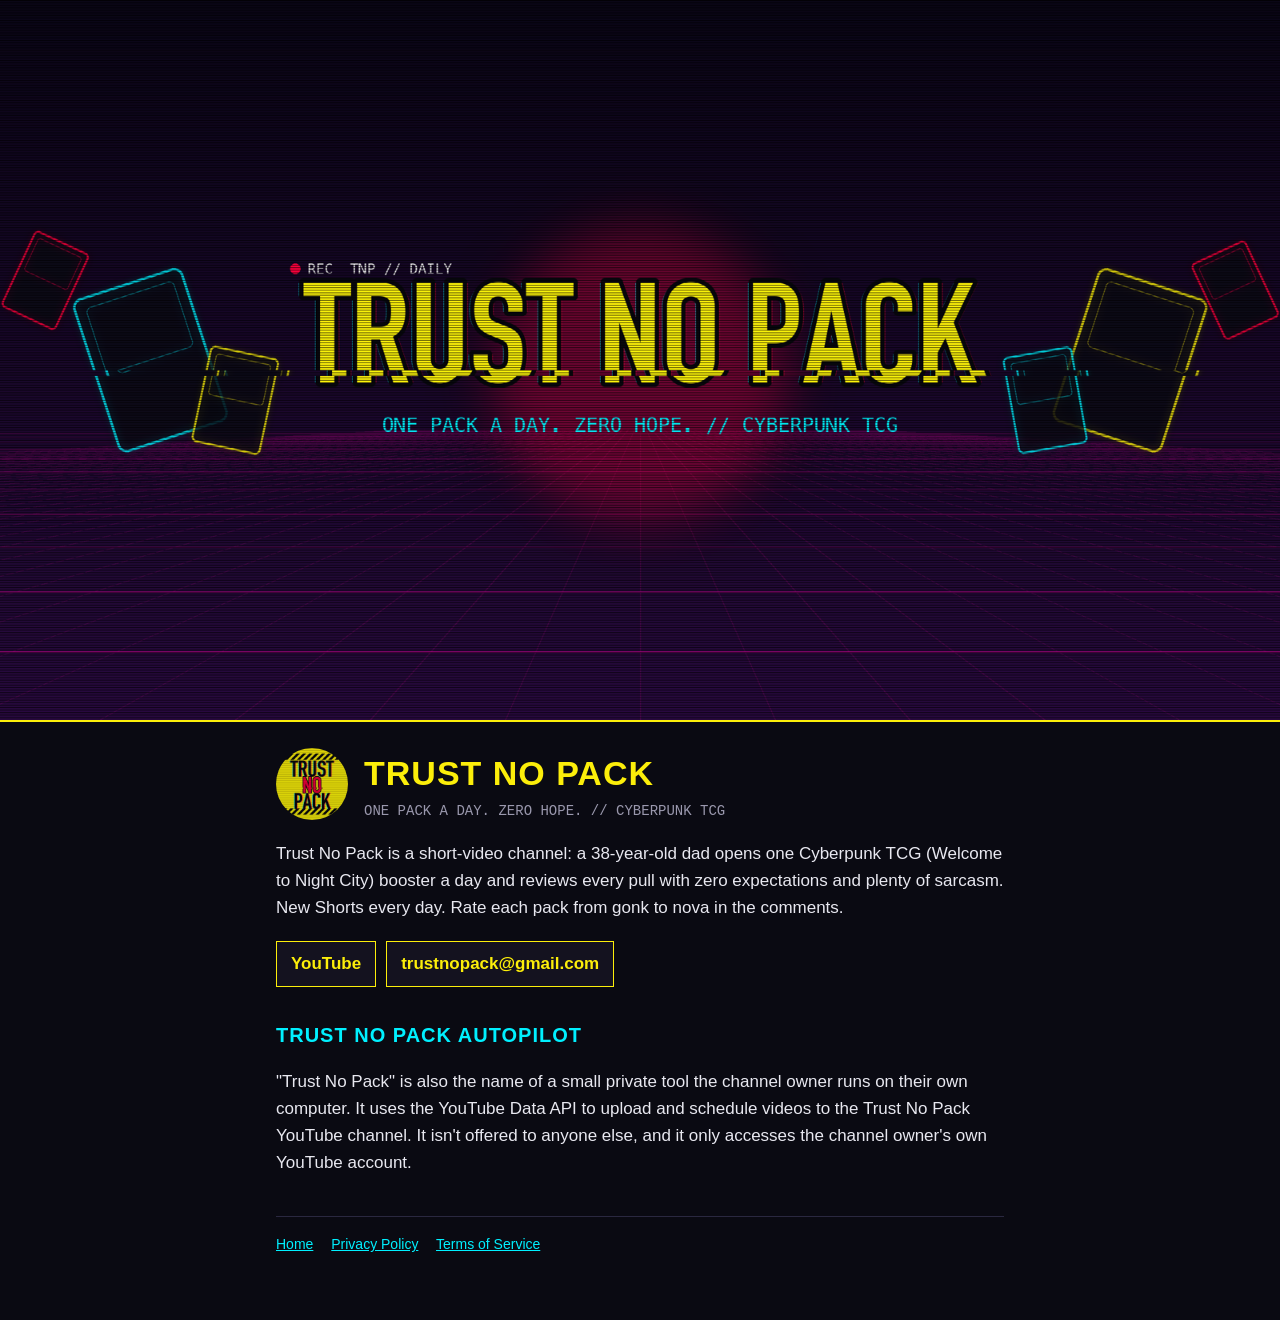
<file: index.html>
<!doctype html>
<html lang="en">
<head>
<meta charset="utf-8">
<meta name="viewport" content="width=device-width, initial-scale=1">
<title>Trust No Pack</title>
<meta name="description" content="Trust No Pack: one Cyberpunk TCG booster a day, zero hope.">
<link rel="stylesheet" href="style.css">
<link rel="icon" href="assets/avatar.png">
</head>
<body>
<img class="banner" src="assets/banner.png" alt="Trust No Pack banner">
<div class="wrap">
  <header>
    <img src="assets/avatar.png" alt="">
    <div>
      <h1>Trust No Pack</h1>
      <div class="tag">ONE PACK A DAY. ZERO HOPE. // CYBERPUNK TCG</div>
    </div>
  </header>

  <p>Trust No Pack is a short-video channel: a 38-year-old dad opens one Cyberpunk TCG
  (Welcome to Night City) booster a day and reviews every pull with zero expectations and plenty of sarcasm.
  New Shorts every day. Rate each pack from gonk to nova in the comments.</p>

  <div class="links">
    <a href="https://www.youtube.com/@TrustNoPack">YouTube</a>
    <a href="mailto:trustnopack@gmail.com">trustnopack@gmail.com</a>
  </div>

  <h2>Trust No Pack Autopilot</h2>
  <p>"Trust No Pack" is also the name of a small private tool the channel owner runs on their own computer.
  It uses the YouTube Data API to upload and schedule videos to the Trust No Pack YouTube channel.
  It isn't offered to anyone else, and it only accesses the channel owner's own YouTube account.</p>

  <nav>
    <a href="./">Home</a>
    <a href="privacy.html">Privacy Policy</a>
    <a href="terms.html">Terms of Service</a>
  </nav>
</div>
</body>
</html>
</file>
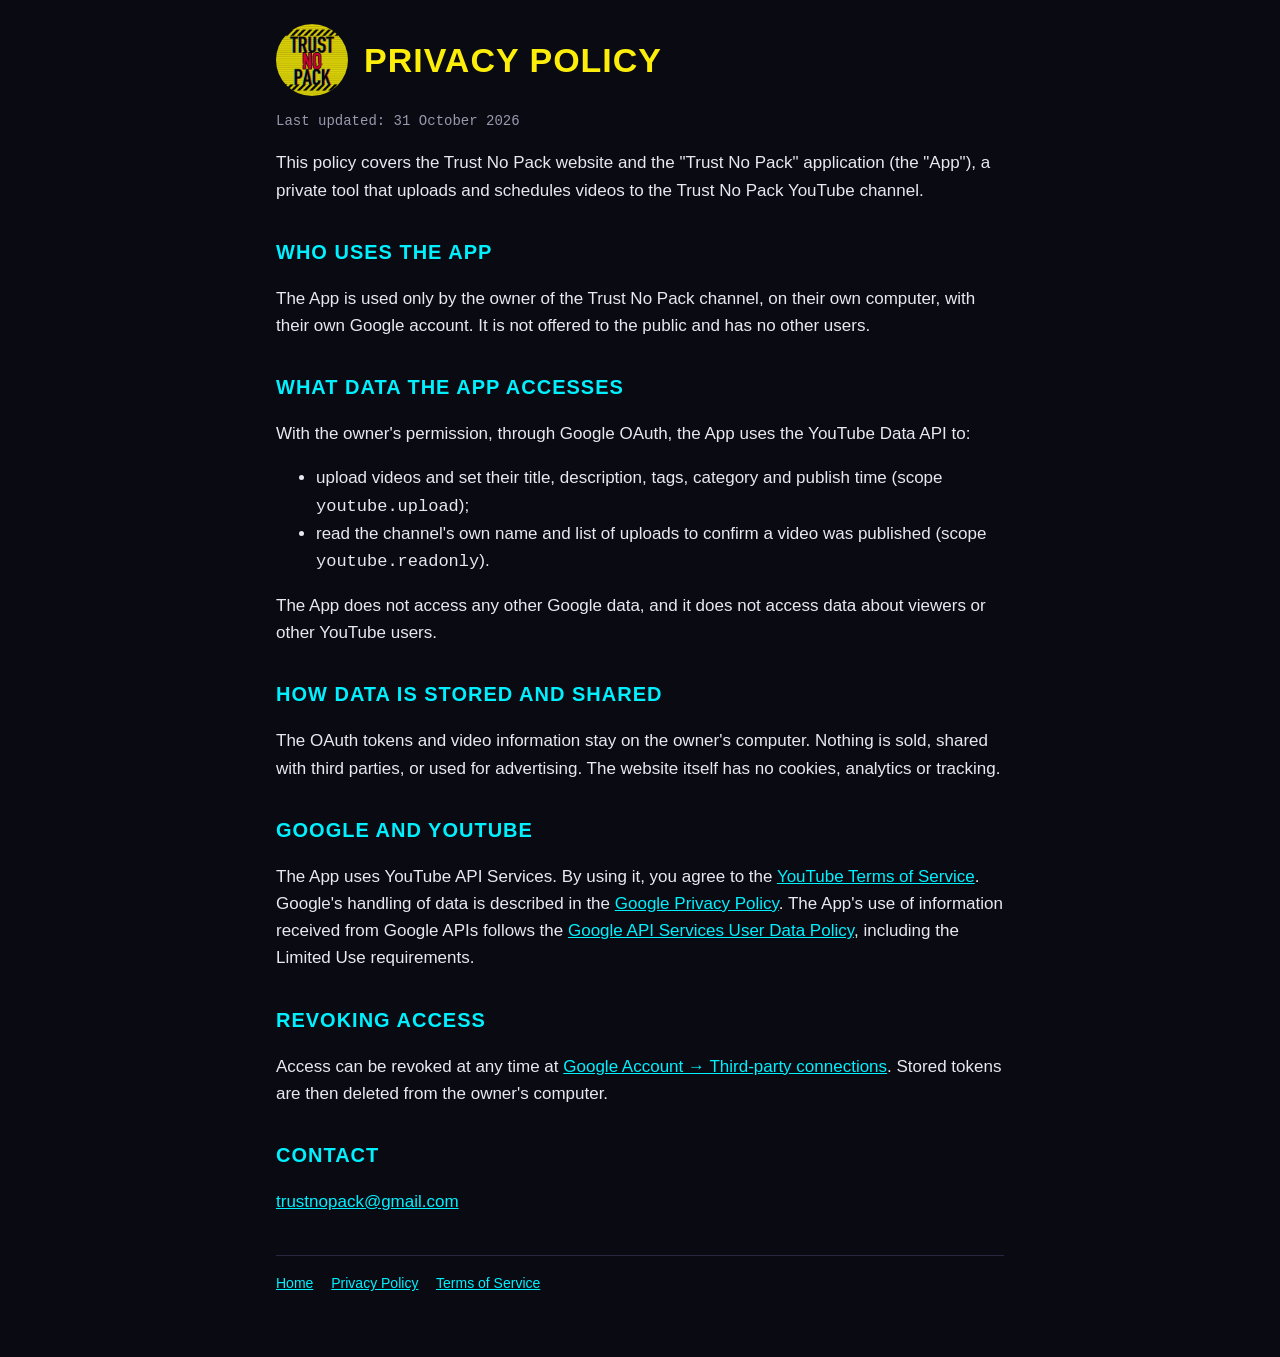
<file: privacy.html>
<!doctype html>
<html lang="en">
<head>
<meta charset="utf-8">
<meta name="viewport" content="width=device-width, initial-scale=1">
<title>Privacy Policy – Trust No Pack</title>
<link rel="stylesheet" href="style.css">
<link rel="icon" href="assets/avatar.png">
</head>
<body>
<div class="wrap">
  <header>
    <img src="assets/avatar.png" alt="">
    <h1>Privacy Policy</h1>
  </header>
  <p class="tag">Last updated: 31 October 2026</p>

  <p>This policy covers the Trust No Pack website and the "Trust No Pack" application (the "App"),
  a private tool that uploads and schedules videos to the Trust No Pack YouTube channel.</p>

  <h2>Who uses the App</h2>
  <p>The App is used only by the owner of the Trust No Pack channel, on their own computer, with their own
  Google account. It is not offered to the public and has no other users.</p>

  <h2>What data the App accesses</h2>
  <p>With the owner's permission, through Google OAuth, the App uses the YouTube Data API to:</p>
  <ul>
    <li>upload videos and set their title, description, tags, category and publish time
      (scope <code>youtube.upload</code>);</li>
    <li>read the channel's own name and list of uploads to confirm a video was published
      (scope <code>youtube.readonly</code>).</li>
  </ul>
  <p>The App does not access any other Google data, and it does not access data about viewers or other YouTube users.</p>

  <h2>How data is stored and shared</h2>
  <p>The OAuth tokens and video information stay on the owner's computer. Nothing is sold, shared with third parties,
  or used for advertising. The website itself has no cookies, analytics or tracking.</p>

  <h2>Google and YouTube</h2>
  <p>The App uses YouTube API Services. By using it, you agree to the
  <a href="https://www.youtube.com/t/terms">YouTube Terms of Service</a>. Google's handling of data is described in the
  <a href="https://policies.google.com/privacy">Google Privacy Policy</a>.
  The App's use of information received from Google APIs follows the
  <a href="https://developers.google.com/terms/api-services-user-data-policy">Google API Services User Data Policy</a>,
  including the Limited Use requirements.</p>

  <h2>Revoking access</h2>
  <p>Access can be revoked at any time at
  <a href="https://security.google.com/settings/security/permissions">Google Account → Third-party connections</a>.
  Stored tokens are then deleted from the owner's computer.</p>

  <h2>Contact</h2>
  <p><a href="mailto:trustnopack@gmail.com">trustnopack@gmail.com</a></p>

  <nav>
    <a href="./">Home</a>
    <a href="privacy.html">Privacy Policy</a>
    <a href="terms.html">Terms of Service</a>
  </nav>
</div>
</body>
</html>
</file>
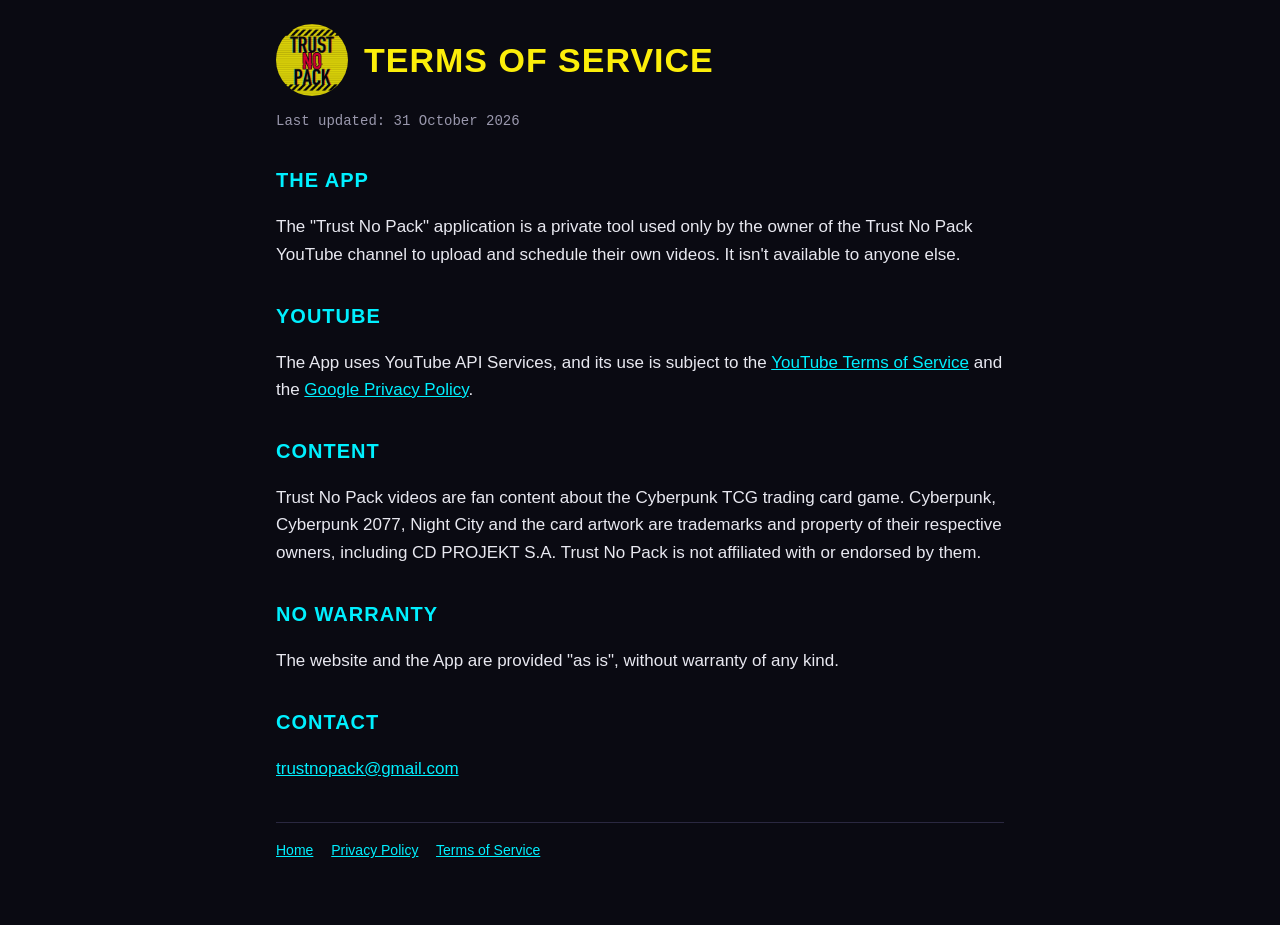
<file: terms.html>
<!doctype html>
<html lang="en">
<head>
<meta charset="utf-8">
<meta name="viewport" content="width=device-width, initial-scale=1">
<title>Terms of Service – Trust No Pack</title>
<link rel="stylesheet" href="style.css">
<link rel="icon" href="assets/avatar.png">
</head>
<body>
<div class="wrap">
  <header>
    <img src="assets/avatar.png" alt="">
    <h1>Terms of Service</h1>
  </header>
  <p class="tag">Last updated: 31 October 2026</p>

  <h2>The App</h2>
  <p>The "Trust No Pack" application is a private tool used only by the owner of the Trust No Pack YouTube channel
  to upload and schedule their own videos. It isn't available to anyone else.</p>

  <h2>YouTube</h2>
  <p>The App uses YouTube API Services, and its use is subject to the
  <a href="https://www.youtube.com/t/terms">YouTube Terms of Service</a> and the
  <a href="https://policies.google.com/privacy">Google Privacy Policy</a>.</p>

  <h2>Content</h2>
  <p>Trust No Pack videos are fan content about the Cyberpunk TCG trading card game. Cyberpunk, Cyberpunk 2077,
  Night City and the card artwork are trademarks and property of their respective owners, including CD PROJEKT S.A.
  Trust No Pack is not affiliated with or endorsed by them.</p>

  <h2>No warranty</h2>
  <p>The website and the App are provided "as is", without warranty of any kind.</p>

  <h2>Contact</h2>
  <p><a href="mailto:trustnopack@gmail.com">trustnopack@gmail.com</a></p>

  <nav>
    <a href="./">Home</a>
    <a href="privacy.html">Privacy Policy</a>
    <a href="terms.html">Terms of Service</a>
  </nav>
</div>
</body>
</html>
</file>
<file: style.css>
:root {
  --bg: #0a0a12;
  --panel: #14121f;
  --text: #e8e8f0;
  --muted: #9a98ad;
  --yellow: #fcee0a;
  --red: #ff003c;
  --cyan: #00f0ff;
}
* { box-sizing: border-box; }
body {
  margin: 0;
  background: var(--bg);
  color: var(--text);
  font: 17px/1.6 -apple-system, BlinkMacSystemFont, "Segoe UI", Roboto, sans-serif;
}
.wrap { max-width: 760px; margin: 0 auto; padding: 0 16px 64px; }
.banner { width: 100%; display: block; border-bottom: 2px solid var(--yellow); }
header { display: flex; align-items: center; gap: 16px; margin: 24px 0 8px; }
header img { width: 72px; height: 72px; border-radius: 50%; }
h1 { font-size: 34px; margin: 0; color: var(--yellow); letter-spacing: 1px; text-transform: uppercase; }
h2 { color: var(--cyan); font-size: 20px; margin-top: 32px; text-transform: uppercase; letter-spacing: 1px; }
a { color: var(--cyan); }
.tag { font-family: Menlo, monospace; color: var(--muted); font-size: 14px; }
.links { display: flex; flex-wrap: wrap; gap: 10px; margin: 20px 0; }
.links a {
  background: var(--panel); border: 1px solid var(--yellow); color: var(--yellow);
  padding: 8px 14px; text-decoration: none; font-weight: 600;
}
nav { margin-top: 40px; padding-top: 16px; border-top: 1px solid #2a2840; font-size: 14px; color: var(--muted); }
nav a { margin-right: 14px; }
</file>
